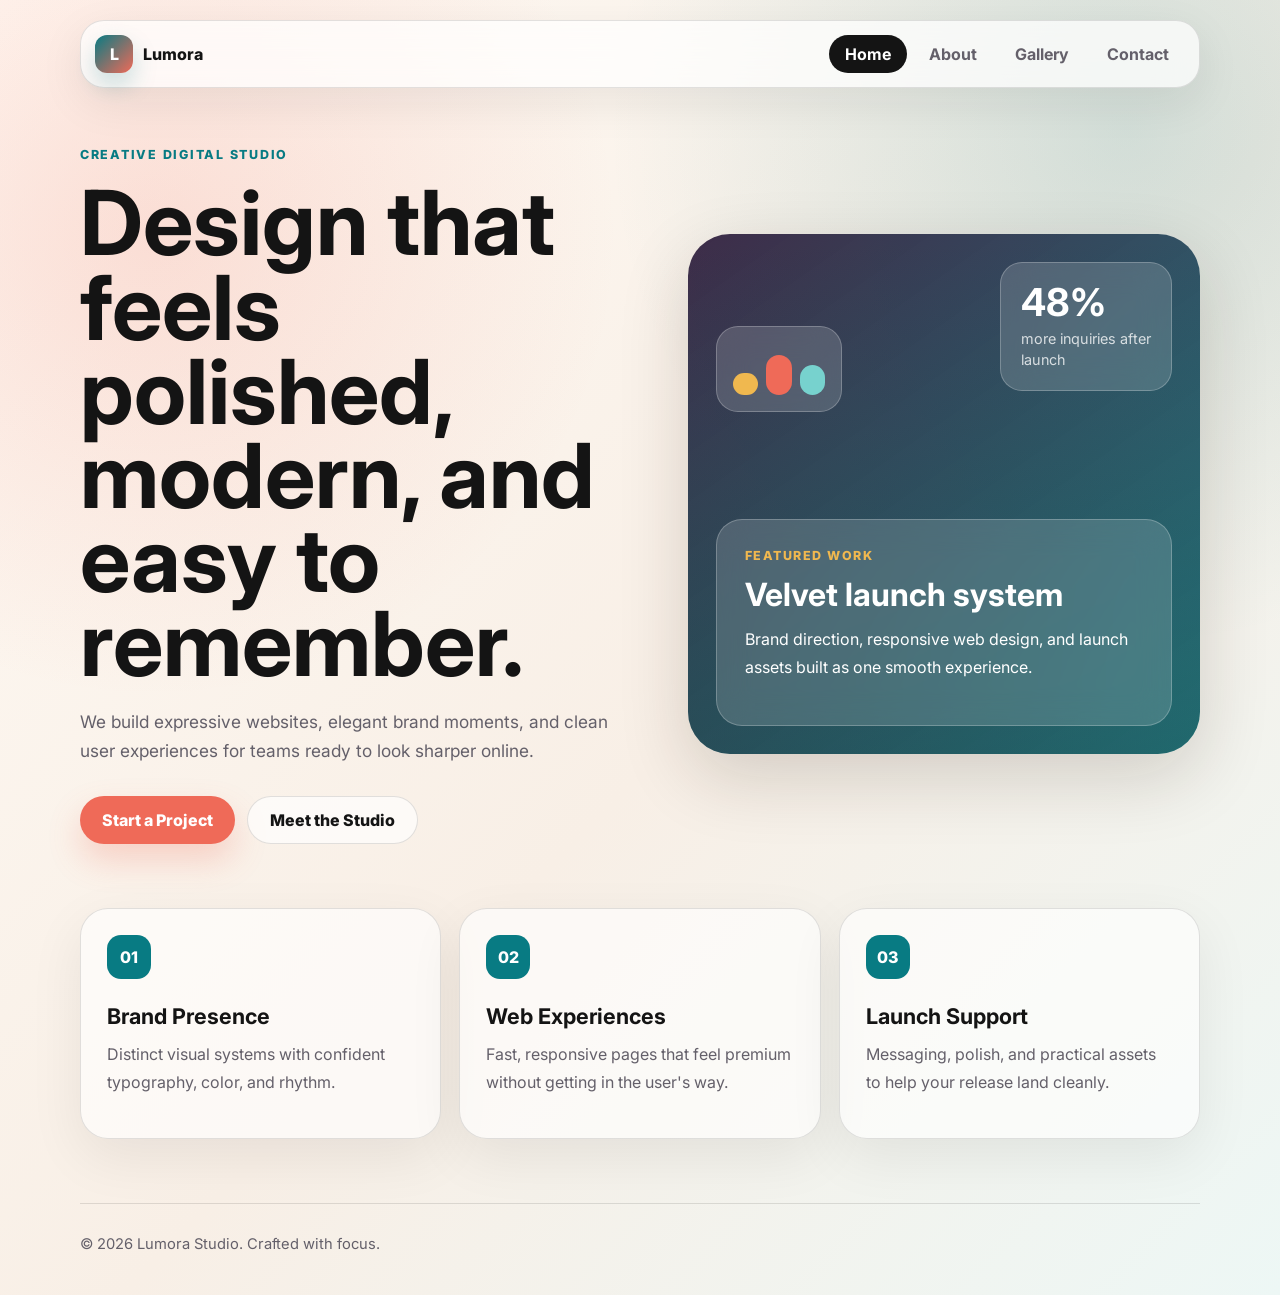
<file: index.html>
<!DOCTYPE html>
<html lang="en">
<head>
  <meta charset="UTF-8">
  <meta name="viewport" content="width=device-width, initial-scale=1.0">
  <title>Lumora Studio | Home</title>
  <link rel="preconnect" href="https://fonts.googleapis.com">
  <link rel="preconnect" href="https://fonts.gstatic.com" crossorigin>
  <link href="https://fonts.googleapis.com/css2?family=Inter:wght@400;500;600;700;800&display=swap" rel="stylesheet">
  <link rel="stylesheet" href="style.css">
</head>
<body>
  <header class="site-header">
    <a class="brand" href="index.html" aria-label="Lumora Studio home"><span class="brand-mark">L</span><span>Lumora</span></a>
    <nav class="nav-links" aria-label="Main navigation"><a class="active" href="index.html">Home</a><a href="about.html">About</a><a href="gallery.html">Gallery</a><a href="contact.html">Contact</a></nav>
  </header>
  <main>
    <section class="hero">
      <div class="hero-copy">
        <p class="eyebrow">Creative digital studio</p>
        <h1>Design that feels polished, modern, and easy to remember.</h1>
        <p class="hero-text">We build expressive websites, elegant brand moments, and clean user experiences for teams ready to look sharper online.</p>
        <div class="hero-actions"><a class="button primary" href="contact.html">Start a Project</a><a class="button secondary" href="about.html">Meet the Studio</a></div>
      </div>
      <div class="showcase" aria-label="Studio highlights">
        <div class="glass-panel main-panel"><span class="panel-kicker">Featured work</span><h2>Velvet launch system</h2><p>Brand direction, responsive web design, and launch assets built as one smooth experience.</p></div>
        <div class="metric-card"><strong>48%</strong><span>more inquiries after launch</span></div>
        <div class="spark-card"><span></span><span></span><span></span></div>
      </div>
    </section>
    <section class="feature-band">
      <article><span class="icon">01</span><h2>Brand Presence</h2><p>Distinct visual systems with confident typography, color, and rhythm.</p></article>
      <article><span class="icon">02</span><h2>Web Experiences</h2><p>Fast, responsive pages that feel premium without getting in the user's way.</p></article>
      <article><span class="icon">03</span><h2>Launch Support</h2><p>Messaging, polish, and practical assets to help your release land cleanly.</p></article>
    </section>
  </main>
  <footer><p>&copy; 2026 Lumora Studio. Crafted with focus.</p></footer>
</body>
</html>
</file>
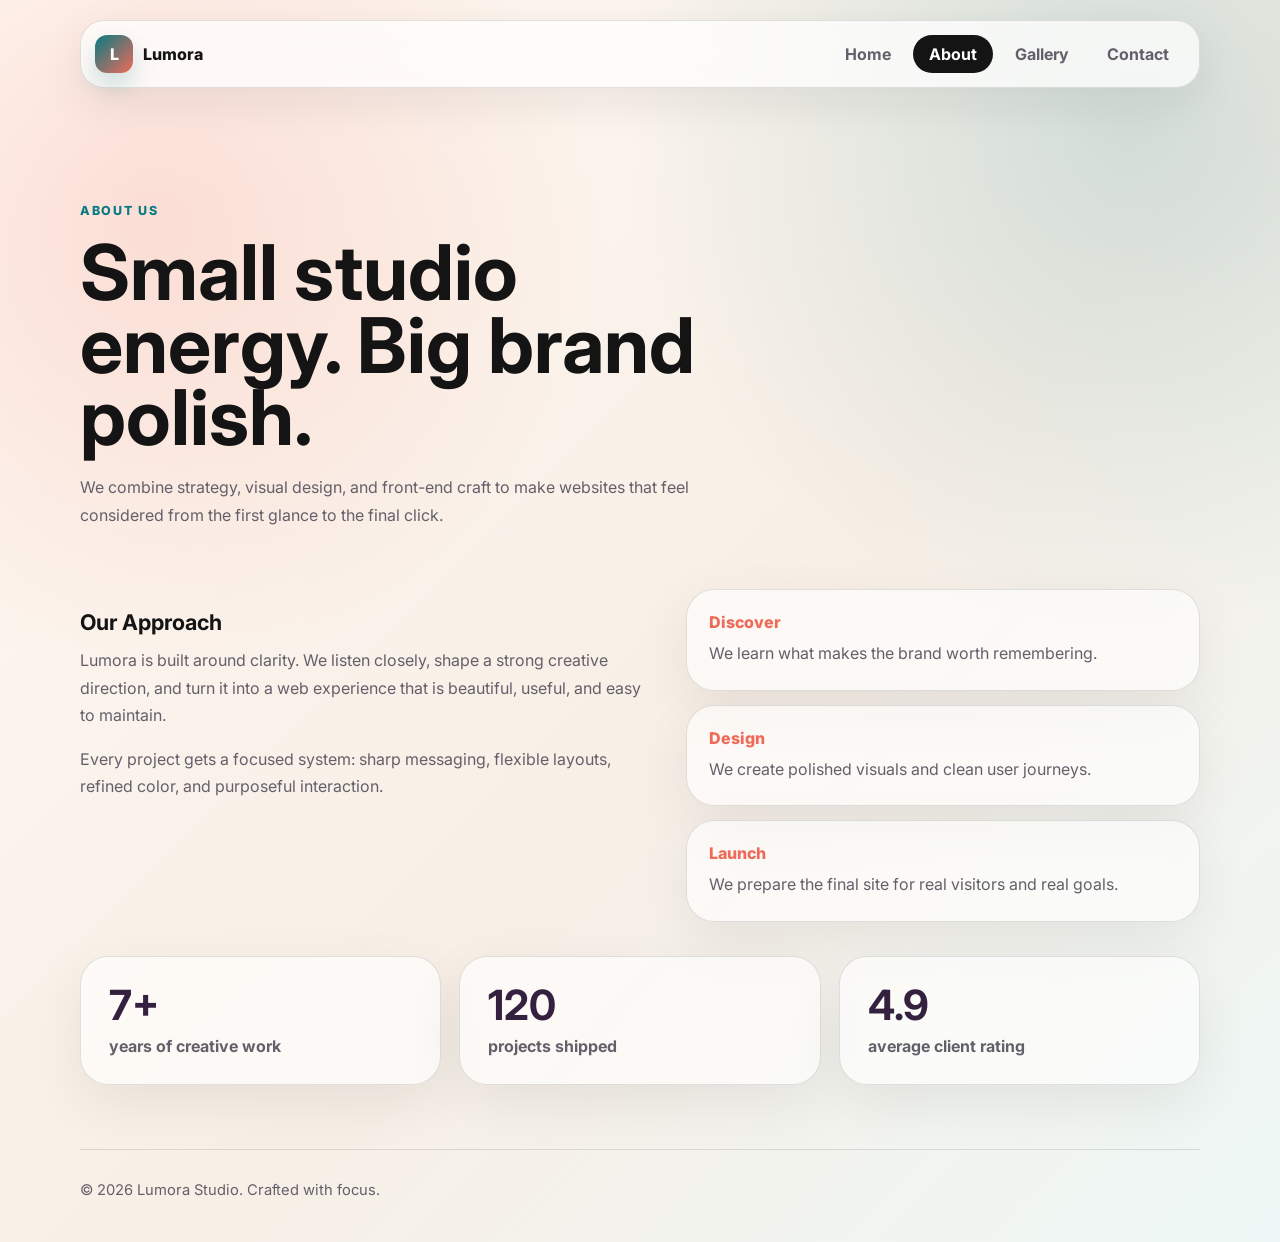
<file: about.html>
<!DOCTYPE html>
<html lang="en">
<head>
  <meta charset="UTF-8">
  <meta name="viewport" content="width=device-width, initial-scale=1.0">
  <title>Lumora Studio | About</title>
  <link rel="preconnect" href="https://fonts.googleapis.com">
  <link rel="preconnect" href="https://fonts.gstatic.com" crossorigin>
  <link href="https://fonts.googleapis.com/css2?family=Inter:wght@400;500;600;700;800&display=swap" rel="stylesheet">
  <link rel="stylesheet" href="style.css">
</head>
<body>
  <header class="site-header">
    <a class="brand" href="index.html" aria-label="Lumora Studio home"><span class="brand-mark">L</span><span>Lumora</span></a>
    <nav class="nav-links" aria-label="Main navigation"><a href="index.html">Home</a><a class="active" href="about.html">About</a><a href="gallery.html">Gallery</a><a href="contact.html">Contact</a></nav>
  </header>
  <main>
    <section class="page-hero"><p class="eyebrow">About us</p><h1>Small studio energy. Big brand polish.</h1><p>We combine strategy, visual design, and front-end craft to make websites that feel considered from the first glance to the final click.</p></section>
    <section class="split-section">
      <div><h2>Our Approach</h2><p>Lumora is built around clarity. We listen closely, shape a strong creative direction, and turn it into a web experience that is beautiful, useful, and easy to maintain.</p><p>Every project gets a focused system: sharp messaging, flexible layouts, refined color, and purposeful interaction.</p></div>
      <div class="timeline"><div><span>Discover</span><p>We learn what makes the brand worth remembering.</p></div><div><span>Design</span><p>We create polished visuals and clean user journeys.</p></div><div><span>Launch</span><p>We prepare the final site for real visitors and real goals.</p></div></div>
    </section>
    <section class="stats-row"><div><strong>7+</strong><span>years of creative work</span></div><div><strong>120</strong><span>projects shipped</span></div><div><strong>4.9</strong><span>average client rating</span></div></section>
  </main>
  <footer><p>&copy; 2026 Lumora Studio. Crafted with focus.</p></footer>
</body>
</html>
</file>
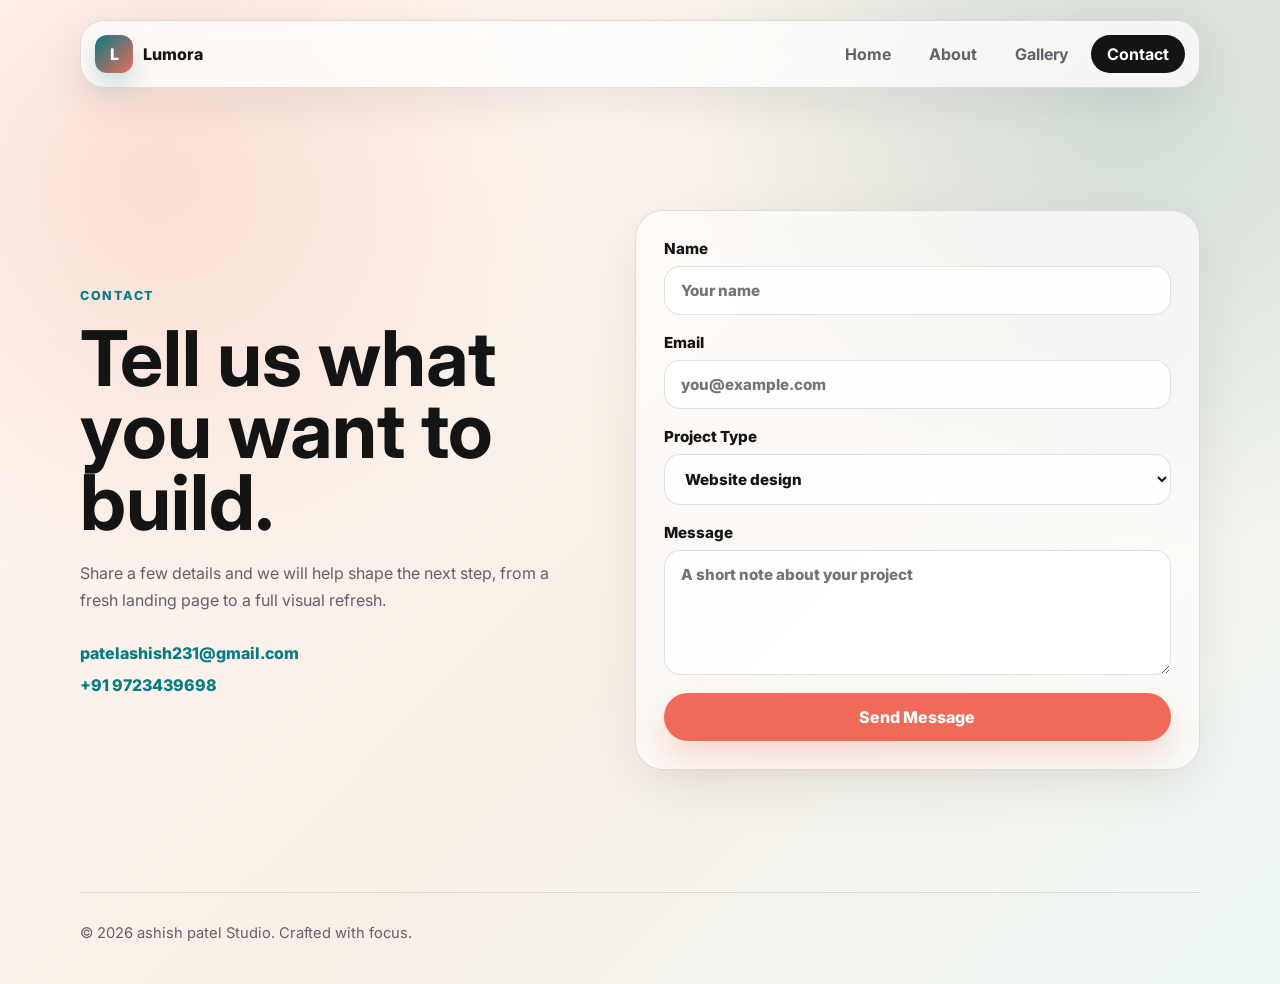
<file: contact.html>
<!DOCTYPE html>
<html lang="en">
<head>
  <meta charset="UTF-8">
  <meta name="viewport" content="width=device-width, initial-scale=1.0">
  <title>Ashish Patel | Contact </title>
  <link rel="preconnect" href="https://fonts.googleapis.com">
  <link rel="preconnect" href="https://fonts.gstatic.com" crossorigin>
  <link href="https://fonts.googleapis.com/css2?family=Inter:wght@400;500;600;700;800&display=swap" rel="stylesheet">
  <link rel="stylesheet" href="style.css">
</head>
<body>
  <header class="site-header">
    <a class="brand" href="index.html" aria-label="Lumora Studio home"><span class="brand-mark">L</span><span>Lumora</span></a>
    <nav class="nav-links" aria-label="Main navigation"><a href="index.html">Home</a><a href="about.html">About</a><a href="gallery.html">Gallery</a><a class="active" href="contact.html">Contact</a></nav>
  </header>
  <main>
    <section class="contact-layout">
      <div class="contact-copy"><p class="eyebrow">Contact</p><h1>Tell us what you want to build.</h1><p>Share a few details and we will help shape the next step, from a fresh landing page to a full visual refresh.</p><div class="contact-details"><a href="mailto:patelashish231@gmail.com ">patelashish231@gmail.com</a><a href="tel:+15550148200">+91 9723439698</a></div></div>
      <form class="contact-form" action="#" method="post"><label>Name<input type="text" name="name" placeholder="Your name"></label><label>Email<input type="email" name="email" placeholder="you@example.com"></label><label>Project Type<select name="project"><option>Website design</option><option>Brand refresh</option><option>Launch campaign</option><option>Something custom</option></select></label><label>Message<textarea name="message" rows="5" placeholder="A short note about your project"></textarea></label><button class="button primary" type="submit">Send Message</button></form>
    </section>
  </main>
  <footer><p>&copy; 2026 ashish patel Studio. Crafted with focus.</p></footer>
</body>
</html>
</file>
<file: style.css>
:root{--ink:#141414;--muted:#64606a;--paper:#fffaf4;--coral:#ef6a58;--teal:#087b83;--plum:#34213f;--gold:#f0b84f;--white:#fff;--line:rgba(20,20,20,.12);--shadow:0 24px 70px rgba(36,24,12,.16)}*{box-sizing:border-box}html{scroll-behavior:smooth}body{margin:0;min-height:100vh;font-family:Inter,Arial,sans-serif;color:var(--ink);background:radial-gradient(circle at 12% 18%,rgba(239,106,88,.18),transparent 30%),radial-gradient(circle at 88% 10%,rgba(8,123,131,.16),transparent 32%),linear-gradient(135deg,var(--paper),#f8efe6 55%,#edf7f5)}a{color:inherit;text-decoration:none}.site-header{width:min(1120px,calc(100% - 32px));margin:20px auto 0;display:flex;align-items:center;justify-content:space-between;gap:18px;padding:14px;border:1px solid var(--line);border-radius:24px;background:rgba(255,255,255,.72);backdrop-filter:blur(18px);box-shadow:0 14px 45px rgba(20,20,20,.08);position:sticky;top:16px;z-index:5}.brand{display:inline-flex;align-items:center;gap:10px;font-weight:800;letter-spacing:0}.brand-mark{width:38px;height:38px;display:grid;place-items:center;color:var(--white);background:linear-gradient(135deg,var(--teal),var(--coral));border-radius:12px;box-shadow:0 12px 24px rgba(8,123,131,.22)}.nav-links{display:flex;align-items:center;gap:6px;flex-wrap:wrap;justify-content:flex-end}.nav-links a{min-height:38px;display:inline-flex;align-items:center;justify-content:center;padding:0 16px;border-radius:999px;color:var(--muted);font-weight:700;transition:180ms ease}.nav-links a:hover,.nav-links a.active{color:var(--white);background:var(--ink)}main{width:min(1120px,calc(100% - 32px));margin:0 auto}.hero{min-height:calc(100vh - 96px);display:grid;grid-template-columns:minmax(0,1.05fr) minmax(320px,.95fr);align-items:center;gap:42px;padding:56px 0 64px}.hero-copy,.page-hero,.contact-copy{max-width:680px}.eyebrow{margin:0 0 16px;color:var(--teal);font-size:.78rem;font-weight:800;letter-spacing:.14em;text-transform:uppercase}h1,h2,p{margin-top:0}h1{margin-bottom:20px;font-size:clamp(2.6rem,7vw,5.65rem);line-height:.94;letter-spacing:0}h2{margin-bottom:12px;font-size:1.35rem;letter-spacing:0}p{color:var(--muted);line-height:1.72}.hero-text{max-width:560px;font-size:1.08rem}.hero-actions{display:flex;gap:12px;flex-wrap:wrap;margin-top:30px}.button{min-height:48px;display:inline-flex;align-items:center;justify-content:center;border:0;border-radius:999px;padding:0 22px;font:inherit;font-weight:800;cursor:pointer}.button.primary{color:var(--white);background:var(--coral);box-shadow:0 16px 32px rgba(239,106,88,.25)}.button.secondary{color:var(--ink);border:1px solid var(--line);background:rgba(255,255,255,.66)}.showcase{min-height:520px;position:relative;border-radius:42px;background:linear-gradient(145deg,rgba(52,33,63,.95),rgba(8,123,131,.88)),url("https://images.unsplash.com/photo-1497366754035-f200968a6e72?auto=format&fit=crop&w=1200&q=80") center/cover;overflow:hidden;box-shadow:var(--shadow)}.showcase:after{content:"";position:absolute;inset:0;background:linear-gradient(180deg,transparent,rgba(20,20,20,.28))}.glass-panel,.metric-card,.spark-card{position:absolute;z-index:1;border:1px solid rgba(255,255,255,.24);background:rgba(255,255,255,.16);backdrop-filter:blur(16px);color:var(--white)}.main-panel{left:28px;right:28px;bottom:28px;padding:28px;border-radius:26px}.panel-kicker{display:block;margin-bottom:12px;color:var(--gold);font-size:.78rem;font-weight:800;text-transform:uppercase;letter-spacing:.12em}.main-panel h2,.main-panel p{color:var(--white)}.main-panel h2{font-size:2rem}.metric-card{top:28px;right:28px;width:172px;padding:20px;border-radius:22px}.metric-card strong{display:block;font-size:2.4rem;line-height:1}.metric-card span{display:block;margin-top:8px;color:rgba(255,255,255,.78);font-size:.9rem;line-height:1.4}.spark-card{left:28px;top:92px;width:126px;height:86px;display:flex;align-items:end;gap:8px;padding:16px;border-radius:22px}.spark-card span{flex:1;border-radius:999px;background:var(--gold)}.spark-card span:nth-child(1){height:42%}.spark-card span:nth-child(2){height:78%;background:var(--coral)}.spark-card span:nth-child(3){height:58%;background:#77d2ce}.feature-band,.stats-row{display:grid;grid-template-columns:repeat(3,1fr);gap:18px;margin:0 0 64px}.feature-band article,.stats-row div,.timeline div,.contact-form{border:1px solid var(--line);border-radius:28px;background:rgba(255,255,255,.62);box-shadow:0 18px 55px rgba(20,20,20,.07)}.feature-band article{padding:26px}.icon{width:44px;height:44px;display:grid;place-items:center;margin-bottom:24px;color:var(--white);background:var(--teal);border-radius:14px;font-weight:800}.page-hero{padding:112px 0 44px}.page-hero h1,.contact-copy h1{font-size:clamp(2.5rem,6vw,5rem)}.split-section{display:grid;grid-template-columns:1fr .9fr;gap:34px;align-items:start;margin-bottom:34px}.split-section>div:first-child{padding:20px 0}.timeline{display:grid;gap:14px}.timeline div{padding:22px}.timeline span{display:block;margin-bottom:8px;color:var(--coral);font-weight:800}.timeline p{margin-bottom:0}.stats-row div{padding:28px}.stats-row strong{display:block;color:var(--plum);font-size:2.6rem;line-height:1}.stats-row span{display:block;margin-top:10px;color:var(--muted);font-weight:700}.contact-layout{min-height:calc(100vh - 96px);display:grid;grid-template-columns:.9fr 1fr;gap:46px;align-items:center;padding:64px 0}.contact-details{display:grid;gap:12px;margin-top:28px}.contact-details a{width:fit-content;color:var(--teal);font-weight:800}.contact-form{display:grid;gap:18px;padding:28px}.contact-form label{display:grid;gap:8px;color:var(--ink);font-size:.95rem;font-weight:800}input,select,textarea{width:100%;border:1px solid var(--line);border-radius:16px;padding:14px 16px;color:var(--ink);background:rgba(255,255,255,.84);font:inherit;outline:none}textarea{resize:vertical}input:focus,select:focus,textarea:focus{border-color:var(--teal);box-shadow:0 0 0 4px rgba(8,123,131,.12)}footer{width:min(1120px,calc(100% - 32px));margin:0 auto;padding:28px 0 38px;border-top:1px solid var(--line)}footer p{margin:0;font-size:.92rem}@media (max-width:880px){.hero,.split-section,.contact-layout{grid-template-columns:1fr}.hero{padding-top:48px}.showcase{min-height:430px}.feature-band,.stats-row{grid-template-columns:1fr}}@media (max-width:620px){.site-header{align-items:stretch;flex-direction:column;border-radius:20px}.brand{justify-content:center}.nav-links{display:grid;grid-template-columns:repeat(3,1fr)}.nav-links a{padding:0 8px;font-size:.9rem}h1{font-size:clamp(2.35rem,14vw,3.8rem)}.hero-actions,.button{width:100%}.main-panel{left:18px;right:18px;bottom:18px;padding:22px}.metric-card{right:18px;width:150px}.spark-card{left:18px}}

.gallery-hero{padding-bottom:34px}.gallery-grid{display:grid;grid-template-columns:repeat(3,1fr);grid-auto-rows:260px;gap:18px;margin:0 0 64px}.gallery-item{position:relative;overflow:hidden;border-radius:30px;box-shadow:var(--shadow);background:var(--plum);isolation:isolate}.gallery-item.tall{grid-row:span 2}.gallery-item.wide{grid-column:span 2}.gallery-item img{width:100%;height:100%;object-fit:cover;display:block;filter:saturate(1.05);transition:transform 420ms ease}.gallery-item:after{content:"";position:absolute;inset:0;background:linear-gradient(180deg,rgba(20,20,20,.04),rgba(20,20,20,.72));z-index:1}.gallery-item div{position:absolute;left:22px;right:22px;bottom:22px;z-index:2;color:var(--white)}.gallery-item span{display:block;margin-bottom:8px;color:var(--gold);font-size:.76rem;font-weight:800;letter-spacing:.12em;text-transform:uppercase}.gallery-item h2{margin:0;color:var(--white);font-size:1.45rem}.gallery-item:hover img{transform:scale(1.06)}@media (max-width:880px){.gallery-grid{grid-template-columns:1fr 1fr;grid-auto-rows:240px}.gallery-item.wide{grid-column:span 2}}@media (max-width:620px){.gallery-grid{grid-template-columns:1fr;grid-auto-rows:260px}.gallery-item.wide,.gallery-item.tall{grid-column:auto;grid-row:auto}}
</file>
